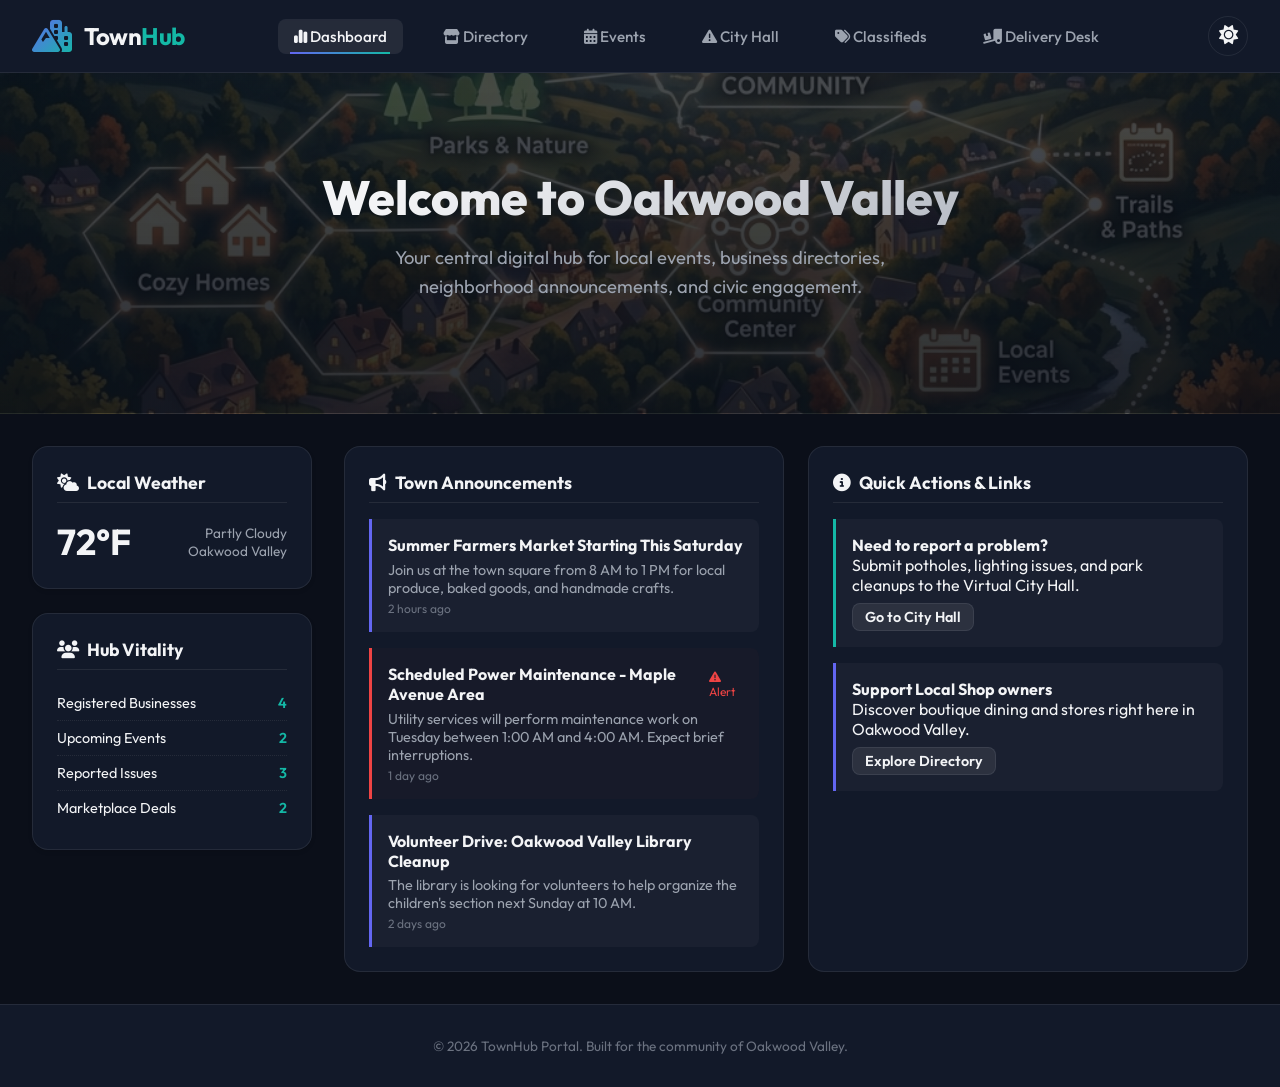
<file: townhub/index.html>
<!DOCTYPE html>
<html lang="en" data-theme="dark">
<head>
    <meta charset="UTF-8">
    <meta name="viewport" content="width=device-width, initial-scale=1.0">
    <title>TownHub - Connected Community Portal</title>
    <link rel="stylesheet" href="style.css">
    <!-- FontAwesome Icons for modern aesthetic -->
    <link rel="stylesheet" href="https://cdnjs.cloudflare.com/ajax/libs/font-awesome/6.4.0/css/all.min.css">
</head>
<body>

    <!-- Header Navigation -->
    <header>
        <div class="header-container">
            <a href="#" class="logo-section">
                <div class="logo-icon"><i class="fa-solid fa-mountain-city"></i></div>
                <div class="logo-text">Town<span>Hub</span></div>
            </a>
            
            <nav id="main-nav">
                <a class="nav-link active" data-view="dashboard"><i class="fa-solid fa-chart-simple"></i> Dashboard</a>
                <a class="nav-link" data-view="directory"><i class="fa-solid fa-store"></i> Directory</a>
                <a class="nav-link" data-view="events"><i class="fa-solid fa-calendar-days"></i> Events</a>
                <a class="nav-link" data-view="issues"><i class="fa-solid fa-triangle-exclamation"></i> City Hall</a>
                <a class="nav-link" data-view="marketplace"><i class="fa-solid fa-tags"></i> Classifieds</a>
                <a class="nav-link" data-view="delivery"><i class="fa-solid fa-truck-ramp-box"></i> Delivery Desk</a>
            </nav>

            <div class="header-actions">
                <button class="theme-toggle" id="theme-toggle-btn" aria-label="Toggle Theme">
                    <i class="fa-solid fa-sun"></i>
                </button>
            </div>
        </div>
    </header>

    <!-- Hero Section -->
    <section class="hero-section">
        <h1 class="hero-title" id="hero-welcome">Welcome to Oakwood Valley</h1>
        <p class="hero-subtitle">Your central digital hub for local events, business directories, neighborhood announcements, and civic engagement.</p>
    </section>

    <!-- Main Container -->
    <main class="main-container">
        <!-- Sidebar Widgets -->
        <aside class="sidebar">
            <!-- Weather Widget -->
            <div class="widget">
                <h3 class="widget-title"><i class="fa-solid fa-cloud-sun"></i> Local Weather</h3>
                <div class="weather-info">
                    <div class="weather-temp" id="weather-temp">72°F</div>
                    <div class="weather-details">
                        <div id="weather-cond">Partly Cloudy</div>
                        <div>Oakwood Valley</div>
                    </div>
                </div>
            </div>

            <!-- Community Stats Widget -->
            <div class="widget">
                <h3 class="widget-title"><i class="fa-solid fa-users"></i> Hub Vitality</h3>
                <div class="stat-item">
                    <span>Registered Businesses</span>
                    <span class="stat-value" id="stat-businesses">0</span>
                </div>
                <div class="stat-item">
                    <span>Upcoming Events</span>
                    <span class="stat-value" id="stat-events">0</span>
                </div>
                <div class="stat-item">
                    <span>Reported Issues</span>
                    <span class="stat-value" id="stat-issues">0</span>
                </div>
                <div class="stat-item">
                    <span>Marketplace Deals</span>
                    <span class="stat-value" id="stat-marketplace">0</span>
                </div>
            </div>
        </aside>

        <!-- Main Content Area -->
        <section class="content-area">

            <!-- 1. DASHBOARD VIEW -->
            <div id="dashboard-view" class="view-section active">
                <div class="dashboard-grid">
                    <div class="dashboard-card">
                        <h3 class="widget-title"><i class="fa-solid fa-bullhorn"></i> Town Announcements</h3>
                        <div class="announcement-list" id="announcements-list">
                            <!-- Announcements dynamically rendered here -->
                        </div>
                    </div>
                    
                    <div class="dashboard-card">
                        <h3 class="widget-title"><i class="fa-solid fa-circle-info"></i> Quick Actions & Links</h3>
                        <div class="announcement-list">
                            <div class="announcement-item" style="border-left-color: var(--accent-teal);">
                                <strong>Need to report a problem?</strong>
                                <p>Submit potholes, lighting issues, and park cleanups to the Virtual City Hall.</p>
                                <button class="btn btn-secondary btn-sm nav-link" data-view="issues" style="margin-top: 0.5rem; padding: 0.25rem 0.75rem;">Go to City Hall</button>
                            </div>
                            <div class="announcement-item" style="border-left-color: var(--primary);">
                                <strong>Support Local Shop owners</strong>
                                <p>Discover boutique dining and stores right here in Oakwood Valley.</p>
                                <button class="btn btn-secondary btn-sm nav-link" data-view="directory" style="margin-top: 0.5rem; padding: 0.25rem 0.75rem;">Explore Directory</button>
                            </div>
                        </div>
                    </div>
                </div>
            </div>

            <!-- 2. DIRECTORY VIEW -->
            <div id="directory-view" class="view-section">
                <div class="filter-bar">
                    <div class="search-input-wrapper">
                        <i class="fa-solid fa-magnifying-glass search-icon"></i>
                        <input type="text" class="search-input" id="directory-search" placeholder="Search businesses, shops, restaurants...">
                    </div>
                    <button class="btn btn-primary" id="btn-add-business"><i class="fa-solid fa-plus"></i> Register Business</button>
                </div>
                <div class="cards-grid" id="directory-grid">
                    <!-- Directory cards dynamically rendered here -->
                </div>
            </div>

            <!-- 3. EVENTS VIEW -->
            <div id="events-view" class="view-section">
                <div class="filter-bar">
                    <div class="search-input-wrapper">
                        <i class="fa-solid fa-magnifying-glass search-icon"></i>
                        <input type="text" class="search-input" id="events-search" placeholder="Search upcoming local events...">
                    </div>
                    <button class="btn btn-primary" id="btn-host-event"><i class="fa-solid fa-plus"></i> Host Event</button>
                </div>
                <div class="cards-grid" id="events-grid">
                    <!-- Event cards dynamically rendered here -->
                </div>
            </div>

            <!-- 4. CIVIC ISSUES VIEW (CITY HALL) -->
            <div id="issues-view" class="view-section">
                <div class="filter-bar">
                    <div class="filter-tabs" id="issues-filter-tabs">
                        <button class="filter-tab active" data-filter="all">All Issues</button>
                        <button class="filter-tab" data-filter="open">Open</button>
                        <button class="filter-tab" data-filter="review">Under Review</button>
                        <button class="filter-tab" data-filter="resolved">Resolved</button>
                    </div>
                    <button class="btn btn-primary" id="btn-report-issue"><i class="fa-solid fa-triangle-exclamation"></i> Report Issue</button>
                </div>
                <div class="cards-grid" id="issues-grid">
                    <!-- Issue cards dynamically rendered here -->
                </div>
            </div>

            <!-- 5. MARKETPLACE VIEW -->
            <div id="marketplace-view" class="view-section">
                <div class="filter-bar">
                    <div class="search-input-wrapper">
                        <i class="fa-solid fa-magnifying-glass search-icon"></i>
                        <input type="text" class="search-input" id="marketplace-search" placeholder="Search classifieds & deals...">
                    </div>
                    <button class="btn btn-primary" id="btn-add-item"><i class="fa-solid fa-plus"></i> Post Classified</button>
                </div>
                <div class="cards-grid" id="marketplace-grid">
                    <!-- Marketplace cards dynamically rendered here -->
                </div>
            </div>

            <!-- 6. DELIVERY VIEW -->
            <div id="delivery-view" class="view-section">
                <div class="dashboard-grid">
                    <!-- Delivery Booking Form -->
                    <div class="dashboard-card">
                        <h3 class="widget-title"><i class="fa-solid fa-paper-plane"></i> Book a Local Courier</h3>
                        <form id="form-delivery">
                            <div class="form-group">
                                <label class="form-label">Pickup Address</label>
                                <input type="text" class="form-control" name="pickup" required placeholder="e.g. 102 Main Street (Oakwood Brews)">
                            </div>
                            <div class="form-group">
                                <label class="form-label">Dropoff Address</label>
                                <input type="text" class="form-control" name="dropoff" required placeholder="e.g. 142 Spruce Street">
                            </div>
                            <div class="form-group">
                                <label class="form-label">Package Description & Weight</label>
                                <input type="text" class="form-control" name="details" required placeholder="e.g. Medium box of hot coffee & donuts, 3 lbs">
                            </div>
                            <button type="submit" class="btn btn-primary" style="width: 100%;"><i class="fa-solid fa-truck-fast"></i> Schedule Delivery</button>
                        </form>
                    </div>

                    <!-- Delivery Tracker Display -->
                    <div class="dashboard-card">
                        <h3 class="widget-title"><i class="fa-solid fa-map-location-dot"></i> Live Tracker Desk</h3>
                        <div id="delivery-tracker-container">
                            <div style="text-align: center; padding: 2rem; color: var(--text-secondary);">
                                <i class="fa-solid fa-truck-bolt fa-3x" style="color: var(--border-color-focus); margin-bottom: 1rem;"></i>
                                <p>No active delivery requests. Schedule a delivery on the left to see the interactive tracker.</p>
                            </div>
                        </div>
                    </div>
                </div>
            </div>

        </section>
    </main>

    <!-- FOOTER -->
    <footer>
        <p>&copy; 2026 TownHub Portal. Built for the community of Oakwood Valley.</p>
    </footer>

    <!-- MODAL 1: REGISTER BUSINESS -->
    <div class="modal-overlay" id="modal-business">
        <div class="modal-content">
            <div class="modal-header">
                <h2>Register Local Business</h2>
                <button class="modal-close" data-close="modal-business">&times;</button>
            </div>
            <form id="form-business">
                <div class="form-group">
                    <label class="form-label">Business Name</label>
                    <input type="text" class="form-control" name="name" required placeholder="e.g. Oakwood Brews">
                </div>
                <div class="form-group">
                    <label class="form-label">Category</label>
                    <input type="text" class="form-control" name="category" required placeholder="e.g. Dining, Shopping, Automotive">
                </div>
                <div class="form-group">
                    <label class="form-label">Description</label>
                    <textarea class="form-control" name="desc" required placeholder="Short bio of your business..."></textarea>
                </div>
                <div class="form-group">
                    <label class="form-label">Contact / Address</label>
                    <input type="text" class="form-control" name="contact" required placeholder="e.g. 104 Main St or (555) 123-4567">
                </div>
                <button type="submit" class="btn btn-primary" style="width: 100%;">Register</button>
            </form>
        </div>
    </div>

    <!-- MODAL 2: HOST EVENT -->
    <div class="modal-overlay" id="modal-event">
        <div class="modal-content">
            <div class="modal-header">
                <h2>Host Community Event</h2>
                <button class="modal-close" data-close="modal-event">&times;</button>
            </div>
            <form id="form-event">
                <div class="form-group">
                    <label class="form-label">Event Title</label>
                    <input type="text" class="form-control" name="title" required placeholder="e.g. Farmers Market Saturday">
                </div>
                <div class="form-group">
                    <label class="form-label">Date & Time</label>
                    <input type="text" class="form-control" name="date" required placeholder="e.g. July 5th, 9:00 AM">
                </div>
                <div class="form-group">
                    <label class="form-label">Location</label>
                    <input type="text" class="form-control" name="location" required placeholder="e.g. Community Park Center">
                </div>
                <div class="form-group">
                    <label class="form-label">Description</label>
                    <textarea class="form-control" name="desc" required placeholder="Detail the event activities..."></textarea>
                </div>
                <button type="submit" class="btn btn-primary" style="width: 100%;">Create Event</button>
            </form>
        </div>
    </div>

    <!-- MODAL 3: REPORT ISSUE -->
    <div class="modal-overlay" id="modal-issue">
        <div class="modal-content">
            <div class="modal-header">
                <h2>Virtual Civic Desk</h2>
                <button class="modal-close" data-close="modal-issue">&times;</button>
            </div>
            <form id="form-issue">
                <div class="form-group">
                    <label class="form-label">Issue Title</label>
                    <input type="text" class="form-control" name="title" required placeholder="e.g. Broken streetlight on Spruce St">
                </div>
                <div class="form-group">
                    <label class="form-label">Location / Address</label>
                    <input type="text" class="form-control" name="location" required placeholder="e.g. Corner of Elm and 4th">
                </div>
                <div class="form-group">
                    <label class="form-label">Details / Description</label>
                    <textarea class="form-control" name="desc" required placeholder="Provide detail to help city workers address it..."></textarea>
                </div>
                <button type="submit" class="btn btn-primary" style="width: 100%;">Submit Report</button>
            </form>
        </div>
    </div>

    <!-- MODAL 4: POST CLASSIFIED -->
    <div class="modal-overlay" id="modal-item">
        <div class="modal-content">
            <div class="modal-header">
                <h2>Post to Classifieds</h2>
                <button class="modal-close" data-close="modal-item">&times;</button>
            </div>
            <form id="form-item">
                <div class="form-group">
                    <label class="form-label">Item / Deal Title</label>
                    <input type="text" class="form-control" name="title" required placeholder="e.g. Moving Sale: Solid Oak Dining Table">
                </div>
                <div class="form-group">
                    <label class="form-label">Price / Offer</label>
                    <input type="text" class="form-control" name="price" required placeholder="e.g. $150 or Free">
                </div>
                <div class="form-group">
                    <label class="form-label">Description</label>
                    <textarea class="form-control" name="desc" required placeholder="Condition, dimensions, or details..."></textarea>
                </div>
                <div class="form-group">
                    <label class="form-label">Seller Contact</label>
                    <input type="text" class="form-control" name="contact" required placeholder="e.g. Call/Text 555-9876">
                </div>
                <button type="submit" class="btn btn-primary" style="width: 100%;">Publish Listing</button>
            </form>
        </div>
    </div>

    <!-- Core App Logic -->
    <script src="app.js"></script>
</body>
</html>
</file>
<file: townhub/style.css>
@import url('https://fonts.googleapis.com/css2?family=Outfit:wght@300;400;500;600;700;800&display=swap');

:root {
    --font-sans: 'Outfit', -apple-system, BlinkMacSystemFont, "Segoe UI", Roboto, sans-serif;
    
    /* Dark Theme Variables (Default) */
    --bg-base: #0b0f19;
    --bg-surface: rgba(22, 30, 49, 0.7);
    --bg-surface-opaque: #161e31;
    --bg-surface-hover: rgba(30, 41, 67, 0.8);
    --border-color: rgba(255, 255, 255, 0.08);
    --border-color-focus: rgba(99, 102, 241, 0.4);
    
    --text-primary: #f3f4f6;
    --text-secondary: #9ca3af;
    --text-muted: #6b7280;
    
    --primary: #6366f1;
    --primary-hover: #4f46e5;
    --primary-glow: rgba(99, 102, 241, 0.15);
    
    --accent-teal: #14b8a6;
    --accent-teal-glow: rgba(20, 184, 166, 0.15);
    
    --accent-pink: #ec4899;
    
    --danger: #ef4444;
    --success: #10b981;
    --warning: #f59e0b;
    
    --shadow-sm: 0 2px 4px rgba(0, 0, 0, 0.1);
    --shadow-md: 0 10px 15px -3px rgba(0, 0, 0, 0.3), 0 4px 6px -4px rgba(0, 0, 0, 0.3);
    --shadow-lg: 0 20px 25px -5px rgba(0, 0, 0, 0.5), 0 8px 10px -6px rgba(0, 0, 0, 0.5);
    --glass-blur: blur(12px);
    
    --radius-sm: 8px;
    --radius-md: 16px;
    --radius-lg: 24px;
    --radius-xl: 32px;
}

[data-theme="light"] {
    /* Light Theme Variables */
    --bg-base: #f8fafc;
    --bg-surface: rgba(255, 255, 255, 0.75);
    --bg-surface-opaque: #ffffff;
    --bg-surface-hover: rgba(241, 245, 249, 0.9);
    --border-color: rgba(0, 0, 0, 0.06);
    --border-color-focus: rgba(99, 102, 241, 0.3);
    
    --text-primary: #0f172a;
    --text-secondary: #475569;
    --text-muted: #94a3b8;
    
    --primary: #4f46e5;
    --primary-hover: #3730a3;
    --primary-glow: rgba(79, 70, 229, 0.1);
    
    --accent-teal: #0d9488;
    --accent-teal-glow: rgba(13, 148, 136, 0.1);
    
    --border-color: rgba(0, 0, 0, 0.08);
    --shadow-sm: 0 1px 2px rgba(0, 0, 0, 0.05);
    --shadow-md: 0 8px 16px -2px rgba(0, 0, 0, 0.06), 0 2px 4px -1px rgba(0, 0, 0, 0.04);
    --shadow-lg: 0 20px 24px -4px rgba(0, 0, 0, 0.08), 0 4px 6px -2px rgba(0, 0, 0, 0.03);
}

/* Reset & Basics */
* {
    box-sizing: border-box;
    margin: 0;
    padding: 0;
    font-family: var(--font-sans);
    scrollbar-width: thin;
    scrollbar-color: var(--border-color) transparent;
}

body {
    background-color: var(--bg-base);
    color: var(--text-primary);
    min-height: 100vh;
    overflow-x: hidden;
    transition: background-color 0.3s ease, color 0.3s ease;
    display: flex;
    flex-direction: column;
}

/* Custom Scrollbar */
::-webkit-scrollbar {
    width: 8px;
    height: 8px;
}
::-webkit-scrollbar-track {
    background: transparent;
}
::-webkit-scrollbar-thumb {
    background: var(--border-color);
    border-radius: 4px;
}
::-webkit-scrollbar-thumb:hover {
    background: var(--text-muted);
}

/* Header & Navigation */
header {
    background: var(--bg-surface);
    backdrop-filter: var(--glass-blur);
    -webkit-backdrop-filter: var(--glass-blur);
    border-bottom: 1px solid var(--border-color);
    position: sticky;
    top: 0;
    z-index: 100;
    transition: background 0.3s ease, border 0.3s ease;
}

.header-container {
    max-width: 1400px;
    margin: 0 auto;
    padding: 1rem 2rem;
    display: flex;
    justify-content: space-between;
    align-items: center;
}

.logo-section {
    display: flex;
    align-items: center;
    gap: 0.75rem;
    text-decoration: none;
}

.logo-icon {
    font-size: 2rem;
    background: linear-gradient(135deg, var(--primary), var(--accent-teal));
    -webkit-background-clip: text;
    -webkit-text-fill-color: transparent;
    font-weight: 800;
}

.logo-text {
    font-size: 1.5rem;
    font-weight: 700;
    color: var(--text-primary);
    letter-spacing: -0.5px;
}

.logo-text span {
    color: var(--accent-teal);
}

nav {
    display: flex;
    align-items: center;
    gap: 1.5rem;
}

nav a {
    color: var(--text-secondary);
    text-decoration: none;
    font-weight: 500;
    font-size: 0.95rem;
    padding: 0.5rem 1rem;
    border-radius: var(--radius-sm);
    transition: all 0.2s ease;
    cursor: pointer;
}

nav a:hover, nav a.active {
    color: var(--text-primary);
    background: var(--border-color);
}

.header-actions {
    display: flex;
    align-items: center;
    gap: 1rem;
}

/* Buttons */
.btn {
    display: inline-flex;
    align-items: center;
    justify-content: center;
    gap: 0.5rem;
    padding: 0.625rem 1.25rem;
    border-radius: var(--radius-sm);
    font-size: 0.9rem;
    font-weight: 600;
    cursor: pointer;
    border: none;
    transition: all 0.2s cubic-bezier(0.4, 0, 0.2, 1);
    text-decoration: none;
}

.btn-primary {
    background: var(--primary);
    color: #ffffff;
}

.btn-primary:hover {
    background: var(--primary-hover);
    transform: translateY(-1px);
    box-shadow: 0 4px 12px var(--primary-glow);
}

.btn-secondary {
    background: var(--border-color);
    color: var(--text-primary);
    border: 1px solid var(--border-color);
}

.btn-secondary:hover {
    background: var(--bg-surface-hover);
}

.theme-toggle {
    background: none;
    border: 1px solid var(--border-color);
    color: var(--text-primary);
    width: 40px;
    height: 40px;
    border-radius: 50%;
    cursor: pointer;
    display: flex;
    align-items: center;
    justify-content: center;
    transition: all 0.2s;
    font-size: 1.2rem;
}

.theme-toggle:hover {
    background: var(--border-color);
    transform: rotate(15deg);
}

/* App Hero / Landing Banner */
.hero-section {
    position: relative;
    padding: 6rem 2rem 5rem;
    text-align: center;
    background: linear-gradient(rgba(11, 15, 25, 0.75), rgba(11, 15, 25, 0.85)), url('images/hero.png') no-repeat center center;
    background-size: cover;
    border-bottom: 1px solid var(--border-color);
}

.hero-title {
    font-size: 3rem;
    font-weight: 800;
    line-height: 1.2;
    margin-bottom: 1rem;
    background: linear-gradient(135deg, var(--text-primary) 30%, var(--text-secondary));
    -webkit-background-clip: text;
    -webkit-text-fill-color: transparent;
}

.hero-subtitle {
    font-size: 1.15rem;
    color: var(--text-secondary);
    max-width: 600px;
    margin: 0 auto 2rem;
    line-height: 1.6;
}

/* Main Layout Grid */
.main-container {
    max-width: 1400px;
    margin: 0 auto;
    padding: 2rem;
    width: 100%;
    flex: 1;
    display: grid;
    grid-template-columns: 280px 1fr;
    gap: 2rem;
}

/* Sidebar Widgets */
.sidebar {
    display: flex;
    flex-direction: column;
    gap: 1.5rem;
}

.widget {
    background: var(--bg-surface);
    backdrop-filter: var(--glass-blur);
    -webkit-backdrop-filter: var(--glass-blur);
    border: 1px solid var(--border-color);
    border-radius: var(--radius-md);
    padding: 1.5rem;
    box-shadow: var(--shadow-sm);
}

.widget-title {
    font-size: 1.1rem;
    font-weight: 700;
    margin-bottom: 1rem;
    display: flex;
    align-items: center;
    gap: 0.5rem;
    border-bottom: 1px solid var(--border-color);
    padding-bottom: 0.5rem;
}

/* Weather Widget */
.weather-info {
    display: flex;
    align-items: center;
    justify-content: space-between;
    margin-top: 0.5rem;
}

.weather-temp {
    font-size: 2.25rem;
    font-weight: 700;
}

.weather-details {
    text-align: right;
    font-size: 0.85rem;
    color: var(--text-secondary);
}

/* Stats Widget */
.stat-item {
    display: flex;
    justify-content: space-between;
    align-items: center;
    padding: 0.5rem 0;
    font-size: 0.9rem;
    border-bottom: 1px dotted var(--border-color);
}
.stat-item:last-child {
    border-bottom: none;
}
.stat-value {
    font-weight: 600;
    color: var(--accent-teal);
}

/* Content Area */
.content-area {
    display: flex;
    flex-direction: column;
    gap: 2rem;
}

/* View Sections */
.view-section {
    display: none;
    animation: fadeIn 0.4s cubic-bezier(0.16, 1, 0.3, 1) forwards;
}

.view-section.active {
    display: block;
}

@keyframes fadeIn {
    from {
        opacity: 0;
        transform: translateY(10px);
    }
    to {
        opacity: 1;
        transform: translateY(0);
    }
}

/* Search and Filters Bar */
.filter-bar {
    display: flex;
    flex-wrap: wrap;
    gap: 1rem;
    margin-bottom: 1.5rem;
    align-items: center;
    justify-content: space-between;
    background: var(--bg-surface);
    padding: 1rem;
    border-radius: var(--radius-md);
    border: 1px solid var(--border-color);
}

.search-input-wrapper {
    position: relative;
    flex: 1;
    min-width: 250px;
}

.search-input {
    width: 100%;
    padding: 0.625rem 1rem 0.625rem 2.5rem;
    background: rgba(0, 0, 0, 0.15);
    border: 1px solid var(--border-color);
    border-radius: var(--radius-sm);
    color: var(--text-primary);
    font-size: 0.9rem;
    transition: all 0.2s;
}

.search-input:focus {
    outline: none;
    border-color: var(--primary);
    box-shadow: 0 0 0 2px var(--primary-glow);
}

.search-icon {
    position: absolute;
    left: 0.75rem;
    top: 50%;
    transform: translateY(-50%);
    color: var(--text-secondary);
    font-size: 1rem;
}

.filter-tabs {
    display: flex;
    gap: 0.5rem;
}

.filter-tab {
    padding: 0.5rem 1rem;
    background: transparent;
    border: 1px solid var(--border-color);
    border-radius: var(--radius-sm);
    color: var(--text-secondary);
    font-size: 0.85rem;
    font-weight: 500;
    cursor: pointer;
    transition: all 0.2s;
}

.filter-tab.active, .filter-tab:hover {
    color: var(--text-primary);
    background: var(--border-color);
    border-color: var(--text-secondary);
}

/* Cards Grid Layout */
.cards-grid {
    display: grid;
    grid-template-columns: repeat(auto-fill, minmax(320px, 1fr));
    gap: 1.5rem;
}

/* Base Card Style */
.card {
    background: var(--bg-surface);
    backdrop-filter: var(--glass-blur);
    -webkit-backdrop-filter: var(--glass-blur);
    border: 1px solid var(--border-color);
    border-radius: var(--radius-md);
    padding: 1.5rem;
    display: flex;
    flex-direction: column;
    gap: 1rem;
    position: relative;
    overflow: hidden;
    transition: all 0.3s cubic-bezier(0.4, 0, 0.2, 1);
    box-shadow: var(--shadow-sm);
}

.card:hover {
    transform: translateY(-4px);
    border-color: var(--border-color-focus);
    box-shadow: var(--shadow-lg);
}

.card-tag {
    position: absolute;
    top: 1rem;
    right: 1rem;
    font-size: 0.75rem;
    font-weight: 700;
    padding: 0.25rem 0.625rem;
    border-radius: 9999px;
    text-transform: uppercase;
}

.card-title {
    font-size: 1.25rem;
    font-weight: 700;
    color: var(--text-primary);
    line-height: 1.3;
    padding-right: 4rem; /* space for tag */
}

.card-desc {
    font-size: 0.925rem;
    color: var(--text-secondary);
    line-height: 1.5;
    flex-grow: 1;
}

.card-meta {
    display: flex;
    justify-content: space-between;
    align-items: center;
    border-top: 1px solid var(--border-color);
    padding-top: 0.75rem;
    margin-top: auto;
    font-size: 0.8rem;
    color: var(--text-muted);
}

.meta-item {
    display: flex;
    align-items: center;
    gap: 0.35rem;
}

/* Event Card Customizations */
.event-date-badge {
    background: var(--primary-glow);
    color: var(--primary);
    border: 1px solid var(--border-color-focus);
}

.rsvp-status {
    font-size: 0.85rem;
    font-weight: 600;
}

.rsvp-status.going {
    color: var(--success);
}

/* Issue Card (City Hall) Customizations */
.status-badge {
    padding: 0.25rem 0.5rem;
    border-radius: var(--radius-sm);
    font-size: 0.75rem;
    font-weight: 600;
}
.status-open {
    background: rgba(239, 68, 68, 0.1);
    color: var(--danger);
}
.status-review {
    background: rgba(245, 158, 11, 0.1);
    color: var(--warning);
}
.status-resolved {
    background: rgba(16, 185, 129, 0.1);
    color: var(--success);
}

/* Forms */
.modal-overlay {
    position: fixed;
    top: 0;
    left: 0;
    width: 100vw;
    height: 100vh;
    background: rgba(0, 0, 0, 0.6);
    backdrop-filter: blur(4px);
    display: none;
    align-items: center;
    justify-content: center;
    z-index: 1000;
    animation: fadeInModal 0.2s ease-out forwards;
}

@keyframes fadeInModal {
    from { opacity: 0; }
    to { opacity: 1; }
}

.modal-content {
    background: var(--bg-surface-opaque);
    border: 1px solid var(--border-color);
    border-radius: var(--radius-lg);
    width: 100%;
    max-width: 500px;
    padding: 2rem;
    box-shadow: var(--shadow-lg);
    position: relative;
    transform: scale(0.95);
    animation: slideUpModal 0.3s cubic-bezier(0.34, 1.56, 0.64, 1) forwards;
}

@keyframes slideUpModal {
    to {
        transform: scale(1);
    }
}

.modal-header {
    display: flex;
    justify-content: space-between;
    align-items: center;
    margin-bottom: 1.5rem;
}

.modal-close {
    background: none;
    border: none;
    color: var(--text-secondary);
    font-size: 1.5rem;
    cursor: pointer;
    transition: color 0.2s;
}

.modal-close:hover {
    color: var(--text-primary);
}

.form-group {
    margin-bottom: 1.25rem;
}

.form-label {
    display: block;
    font-size: 0.85rem;
    font-weight: 600;
    margin-bottom: 0.5rem;
    color: var(--text-secondary);
}

.form-control {
    width: 100%;
    padding: 0.75rem 1rem;
    background: rgba(0, 0, 0, 0.2);
    border: 1px solid var(--border-color);
    border-radius: var(--radius-sm);
    color: var(--text-primary);
    font-size: 0.95rem;
    transition: all 0.2s;
}

.form-control:focus {
    outline: none;
    border-color: var(--primary);
    box-shadow: 0 0 0 2px var(--primary-glow);
}

textarea.form-control {
    resize: vertical;
    min-height: 100px;
}

/* Dashboard Custom Style */
.dashboard-grid {
    display: grid;
    grid-template-columns: 1fr 1fr;
    gap: 1.5rem;
}

@media (max-width: 768px) {
    .dashboard-grid {
        grid-template-columns: 1fr;
    }
}

.dashboard-card {
    background: var(--bg-surface);
    border: 1px solid var(--border-color);
    border-radius: var(--radius-md);
    padding: 1.5rem;
}

.announcement-list {
    display: flex;
    flex-direction: column;
    gap: 1rem;
}

.announcement-item {
    padding: 1rem;
    background: rgba(255, 255, 255, 0.03);
    border-left: 3px solid var(--primary);
    border-radius: 0 var(--radius-sm) var(--radius-sm) 0;
}

.announcement-item.alert {
    border-left-color: var(--danger);
    background: rgba(239, 68, 68, 0.02);
}

.announcement-time {
    font-size: 0.75rem;
    color: var(--text-muted);
    margin-top: 0.25rem;
}

/* Footer */
footer {
    border-top: 1px solid var(--border-color);
    background: var(--bg-surface);
    padding: 2rem;
    text-align: center;
    margin-top: auto;
    font-size: 0.85rem;
    color: var(--text-muted);
}

/* Mobile Responsiveness */
@media (max-width: 1024px) {
    .main-container {
        grid-template-columns: 1fr;
    }
}

@media (max-width: 640px) {
    .header-container {
        flex-direction: column;
        gap: 1rem;
    }
    .hero-title {
        font-size: 2.25rem;
    }
}

/* Custom Web Animations & Enhancements */
.announcement-item.alert {
    animation: pulseBorder 2.5s infinite ease-in-out;
}

@keyframes pulseBorder {
    0%, 100% {
        border-left-color: var(--danger);
        box-shadow: 0 0 0 0 rgba(239, 68, 68, 0.1);
    }
    50% {
        border-left-color: var(--accent-pink);
        box-shadow: 0 0 12px 2px rgba(239, 68, 68, 0.25);
    }
}

/* Card hover glow and dynamic scaling */
.card {
    transition: transform 0.4s cubic-bezier(0.34, 1.56, 0.64, 1), 
                box-shadow 0.4s ease, 
                border-color 0.4s ease;
}

.card:hover {
    transform: translateY(-6px) scale(1.02);
    box-shadow: 0 12px 24px -10px var(--primary-glow), 0 4px 20px 0 rgba(0, 0, 0, 0.15);
}

/* Smooth Navigation Underline effect */
nav a {
    position: relative;
    overflow: hidden;
}

nav a::after {
    content: '';
    position: absolute;
    bottom: 0;
    left: 50%;
    width: 0;
    height: 2px;
    background: linear-gradient(90deg, var(--primary), var(--accent-teal));
    transition: all 0.3s ease;
    transform: translateX(-50%);
}

nav a:hover::after, nav a.active::after {
    width: 80%;
}

/* Pulsing rings for icons */
.fa-beat {
    animation: fa-beat 1.5s infinite linear;
}

@keyframes fa-beat {
    0%, 100% {
        transform: scale(1);
    }
    50% {
        transform: scale(1.18);
        filter: drop-shadow(0 0 4px var(--primary));
    }
}
</file>
